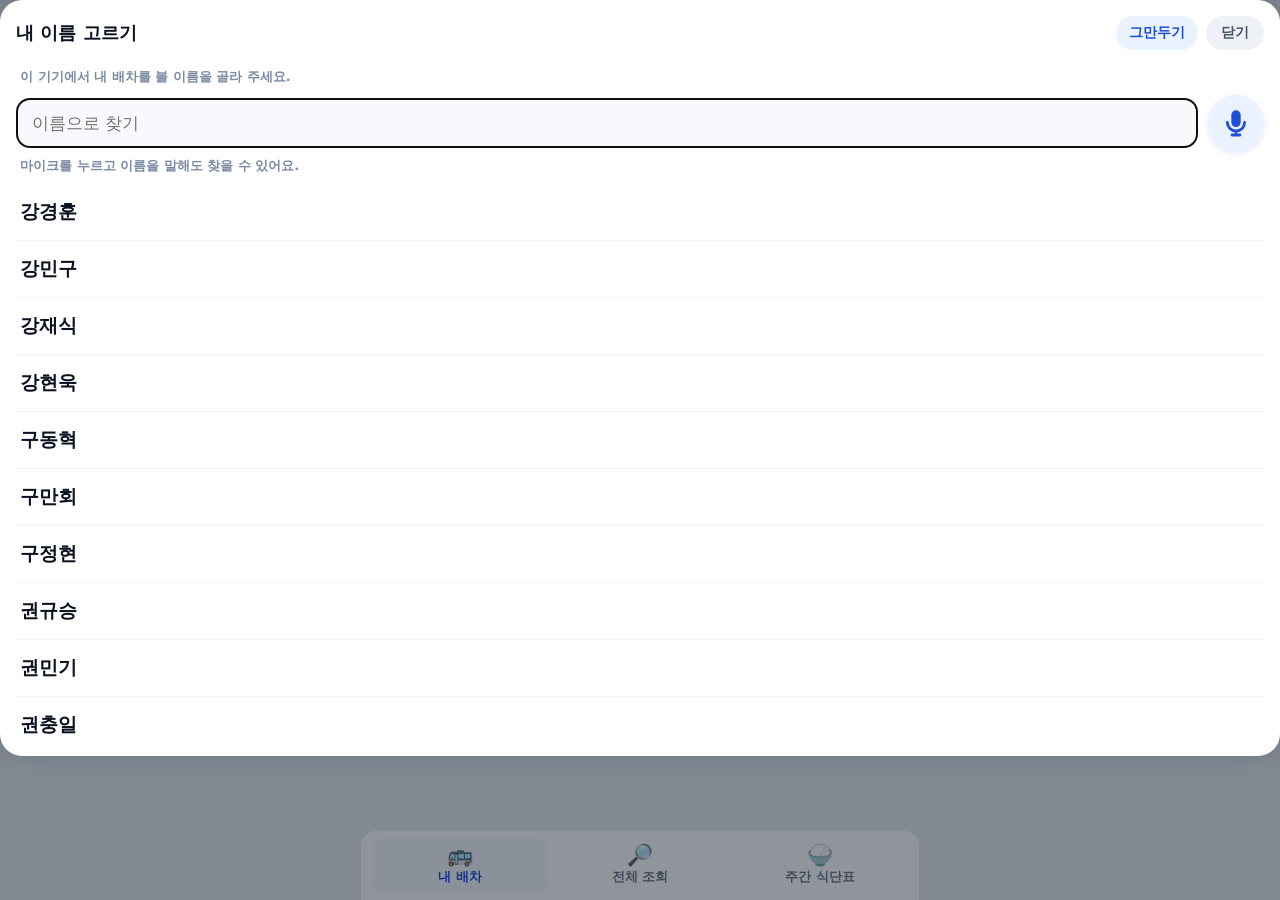
<file: index.html>
<!DOCTYPE html>
<html lang="ko">
<head>
<meta charset="utf-8">
<meta name="viewport" content="width=device-width, initial-scale=1, viewport-fit=cover">
<title>배차시간 및 식단표</title>
<meta name="description" content="대진여객 시내버스 배차 조회">
<meta name="theme-color" content="#1d4ed8">
<meta name="mobile-web-app-capable" content="yes">
<meta name="apple-mobile-web-app-capable" content="yes">
<meta name="apple-mobile-web-app-status-bar-style" content="default">
<meta name="apple-mobile-web-app-title" content="배차시간 및 식단표">
<link rel="manifest" href="manifest.json">
<link rel="icon" href="icons/icon.svg" type="image/svg+xml">
<link rel="apple-touch-icon" href="icons/apple-touch-icon.png">
<link rel="stylesheet" href="app.css?v=91">
</head>
<body>

<header class="topbar">
  <div class="toprow">
    <h1 class="brand"><img class="bus" src="icons/bus.png" alt="" width="28" height="28"><span>배차시간 및 식단표</span></h1>
    <span class="corp">대진여객</span>
  </div>
  <p class="sub" id="topSub"></p>
</header>

<main id="viewMine" class="view">
  <div class="personbar">
    <button id="personBtn" class="personbtn" type="button" aria-haspopup="dialog">
      <span class="ico">👤</span><span id="personName">박병수</span><span class="caret">▾</span>
    </button>
    <span class="personhint">이름을 눌러 다른 기사님 배차도 볼 수 있어요</span>
  </div>
  <div id="mine"></div>
  <p class="footnote" id="mineFoot"></p>
</main>

<main id="viewLookup" class="view" hidden>
  <div class="field">
    <div class="label">날짜</div>
    <div class="chips" id="dateChips"></div>
  </div>
  <div class="field">
    <div class="label">노선</div>
    <div class="chips" id="routeChips"></div>
  </div>
  <div class="segmented" id="shiftSeg" role="tablist" aria-label="오전 오후">
    <button type="button" data-shift="am" role="tab">오전</button>
    <button type="button" data-shift="pm" role="tab">오후</button>
  </div>
  <div class="personnote" id="lookupNote" hidden></div>
  <div class="listhead" id="listHead"></div>
  <div class="rows" id="rows"></div>
  <p class="footnote" id="lookupFoot"></p>
</main>

<main id="viewAll" class="view" hidden>
  <div class="field">
    <input id="allFind" class="search" type="search" inputmode="numeric" placeholder="차량번호로 찾기 (예: 64)" autocomplete="off" enterkeyhint="search">
  </div>
  <div class="field">
    <div class="label">날짜</div>
    <div class="chips" id="allDateChips"></div>
  </div>
  <div class="field">
    <div class="label">노선</div>
    <div class="chips" id="allRouteChips"></div>
  </div>
  <div class="listhead" id="allHead"></div>
  <div class="allrows" id="allRows"></div>
  <p class="footnote" id="allFoot"></p>
</main>

<main id="viewMenu" class="view" hidden>
  <div class="field">
    <div class="label">주</div>
    <div class="chips" id="weekChips"></div>
  </div>
  <div class="listhead" id="menuHead"></div>
  <div id="menuDays"></div>
  <p class="footnote" id="menuFoot"></p>
</main>

<nav class="tabbar">
  <button class="tab active" type="button" data-tab="mine"><span class="ti">🚌</span>내 배차</button>
  <button class="tab" type="button" data-tab="lookup"><span class="ti">🔎</span>전체 조회</button>
  <button class="tab" type="button" data-tab="menu"><span class="ti">🍚</span>주간 식단표</button>
</nav>

<div class="sheetwrap" id="sheetWrap" hidden>
  <div class="sheetbackdrop" data-close="1"></div>
  <div class="sheet" role="dialog" aria-modal="true" aria-label="이름 선택">
    <div class="sheethead">
      <strong id="sheetTitle">이름 선택</strong>
      <span class="sheetacts">
        <button class="sheetme" id="sheetMeBtn" type="button">내 이름 저장하기</button>
        <button class="sheetclose" type="button" data-close="1">닫기</button>
      </span>
    </div>
    <div class="searchnote setupnote" id="sheetNote" hidden></div>
    <div class="searchrow">
      <input id="nameSearch" class="search" type="search" placeholder="이름으로 찾기" autocomplete="off" enterkeyhint="search">
      <button class="micbtn" id="nameMic" type="button" aria-label="음성으로 이름 찾기" title="말해서 찾기">
        <svg viewBox="0 0 24 24" aria-hidden="true"><path d="M12 15a3.5 3.5 0 0 0 3.5-3.5V6a3.5 3.5 0 0 0-7 0v5.5A3.5 3.5 0 0 0 12 15Z"/><path d="M5.5 11.5a6.5 6.5 0 0 0 13 0M12 18v3M9 21h6"/></svg>
      </button>
    </div>
    <div class="searchnote">마이크를 누르고 이름을 말해도 찾을 수 있어요.</div>
    <div class="searchhint" id="nameHint" hidden></div>
    <div class="namelist" id="nameList"></div>
  </div>
</div>

<script src="app.js?v=100"></script>
</body>
</html>
</file>
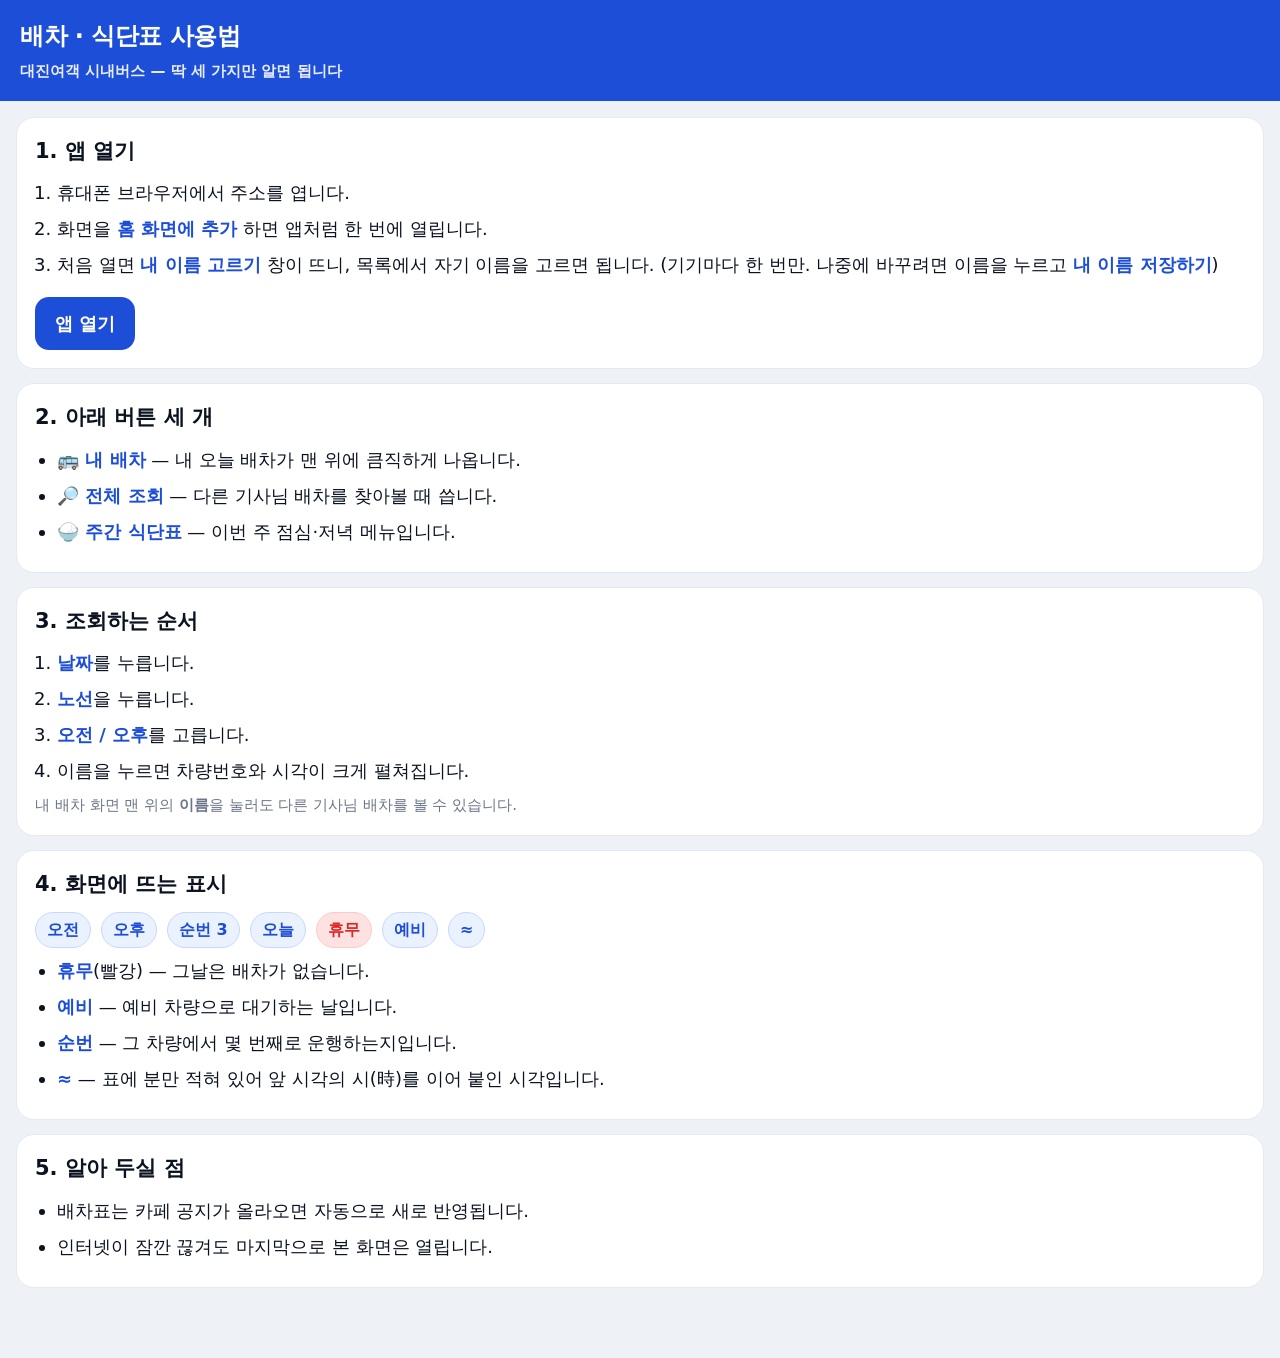
<file: guide.html>
<!DOCTYPE html>
<html lang="ko">
<head>
<meta charset="utf-8">
<meta name="viewport" content="width=device-width, initial-scale=1, viewport-fit=cover">
<title>사용 설명서 — 배차시간 및 식단표</title>
<meta name="theme-color" content="#1d4ed8">
<link rel="icon" href="icons/icon.svg" type="image/svg+xml">
<style>
:root{--bg:#eef1f6;--card:#fff;--line:#e4e9f2;--txt:#0b1220;--muted:#6b7688;--blue:#1d4ed8;--blue-bg:#eaf1ff;--blue-line:#c7d8ff;--red-bg:#fee2e2;--red:#dc2626}
*{box-sizing:border-box}
body{margin:0;background:var(--bg);color:var(--txt);font-family:-apple-system,BlinkMacSystemFont,"Apple SD Gothic Neo","Noto Sans KR","Malgun Gothic",system-ui,sans-serif;font-size:18px;line-height:1.5;padding-bottom:40px;-webkit-text-size-adjust:100%}
header{background:var(--blue);color:#fff;padding:calc(18px + env(safe-area-inset-top)) 20px 18px}
h1{margin:0;font-size:24px;font-weight:800;letter-spacing:-.5px}
header p{margin:6px 0 0;font-size:15px;opacity:.9;font-weight:600}
main{padding:16px}
section{background:var(--card);border:1px solid var(--line);border-radius:18px;padding:18px;margin-bottom:14px}
h2{margin:0 0 12px;font-size:21px;font-weight:800;display:flex;align-items:center;gap:8px}
ol,ul{margin:0;padding-left:22px}
li{margin:9px 0;font-size:18px}
li b{color:var(--blue)}
.badges{display:flex;flex-wrap:wrap;gap:10px;margin-top:4px}
.b{font-size:16px;font-weight:800;padding:5px 11px;border-radius:999px;background:var(--blue-bg);color:var(--blue);border:1px solid var(--blue-line);white-space:nowrap}
.b.off{background:var(--red-bg);color:var(--red);border-color:#fecaca}
.note{color:var(--muted);font-size:15px;margin:10px 0 0}
.dl{display:inline-block;background:var(--blue);color:#fff;text-decoration:none;font-weight:800;font-size:18px;padding:13px 20px;border-radius:14px;margin-top:10px}
</style>
</head>
<body>
<header>
  <h1>배차 · 식단표 사용법</h1>
  <p>대진여객 시내버스 — 딱 세 가지만 알면 됩니다</p>
</header>

<main>

<section>
  <h2>1. 앱 열기</h2>
  <ol>
    <li>휴대폰 브라우저에서 주소를 엽니다.</li>
    <li>화면을 <b>홈 화면에 추가</b> 하면 앱처럼 한 번에 열립니다.</li>
    <li>처음 열면 <b>내 이름 고르기</b> 창이 뜨니, 목록에서 자기 이름을 고르면 됩니다.
      (기기마다 한 번만. 나중에 바꾸려면 이름을 누르고 <b>내 이름 저장하기</b>)</li>
  </ol>
  <a class="dl" href="./">앱 열기</a>
</section>

<section>
  <h2>2. 아래 버튼 세 개</h2>
  <ul>
    <li><b>🚌 내 배차</b> — 내 오늘 배차가 맨 위에 큼직하게 나옵니다.</li>
    <li><b>🔎 전체 조회</b> — 다른 기사님 배차를 찾아볼 때 씁니다.</li>
    <li><b>🍚 주간 식단표</b> — 이번 주 점심·저녁 메뉴입니다.</li>
  </ul>
</section>

<section>
  <h2>3. 조회하는 순서</h2>
  <ol>
    <li><b>날짜</b>를 누릅니다.</li>
    <li><b>노선</b>을 누릅니다.</li>
    <li><b>오전 / 오후</b>를 고릅니다.</li>
    <li>이름을 누르면 차량번호와 시각이 크게 펼쳐집니다.</li>
  </ol>
  <p class="note">내 배차 화면 맨 위의 <b>이름</b>을 눌러도 다른 기사님 배차를 볼 수 있습니다.</p>
</section>

<section>
  <h2>4. 화면에 뜨는 표시</h2>
  <div class="badges">
    <span class="b">오전</span>
    <span class="b">오후</span>
    <span class="b">순번 3</span>
    <span class="b">오늘</span>
    <span class="b off">휴무</span>
    <span class="b">예비</span>
    <span class="b">≈</span>
  </div>
  <ul>
    <li><b>휴무</b>(빨강) — 그날은 배차가 없습니다.</li>
    <li><b>예비</b> — 예비 차량으로 대기하는 날입니다.</li>
    <li><b>순번</b> — 그 차량에서 몇 번째로 운행하는지입니다.</li>
    <li><b>≈</b> — 표에 분만 적혀 있어 앞 시각의 시(時)를 이어 붙인 시각입니다.</li>
  </ul>
</section>

<section>
  <h2>5. 알아 두실 점</h2>
  <ul>
    <li>배차표는 카페 공지가 올라오면 자동으로 새로 반영됩니다.</li>
    <li>인터넷이 잠깐 끊겨도 마지막으로 본 화면은 열립니다.</li>
  </ul>
</section>

</main>
</body>
</html>
</file>
<file: app.css>
:root{
  --bg:#eef1f6;
  --card:#ffffff;
  --line:#e4e9f2;
  --txt:#0b1220;
  --muted:#6b7688;
  --blue:#1d4ed8;
  --blue-d:#1a3fb0;
  --blue-bg:#eaf1ff;
  --blue-line:#c7d8ff;
  --r:18px;
}
*{box-sizing:border-box;-webkit-tap-highlight-color:transparent}
html,body{margin:0;padding:0}
body{
  background:var(--bg);
  color:var(--txt);
  font-family:-apple-system,BlinkMacSystemFont,"Apple SD Gothic Neo","Noto Sans KR","Malgun Gothic",system-ui,sans-serif;
  font-size:17px;
  line-height:1.45;
  padding-bottom:calc(84px + env(safe-area-inset-bottom));
  -webkit-text-size-adjust:100%;
}
button{font-family:inherit;cursor:pointer}
[hidden]{display:none !important}

/* ===== 상단 ===== */
.topbar{
  position:sticky;top:0;z-index:20;
  background:rgba(238,241,246,.98);
  padding:calc(12px + env(safe-area-inset-top)) 18px 10px;
  border-bottom:1px solid var(--line);
  backdrop-filter:saturate(180%) blur(8px);
}
.brand{margin:0;font-size:23px;font-weight:800;letter-spacing:-.8px;display:flex;align-items:center;gap:7px;white-space:nowrap}
.brand .bus{width:28px;height:28px;object-fit:contain;display:block;flex:0 0 auto}
.sub{margin:5px 0 0;color:var(--muted);font-size:15px;font-weight:700}

/* ===== 공통 ===== */
.view{padding:14px 16px 26px}
.loading{padding:48px 0;text-align:center;color:var(--muted);font-weight:700}
.footnote{margin:16px 2px 0;color:#8791a3;font-size:13.5px;line-height:1.6}
.footnote b{color:#6b7688}
.emptybox{background:#f7f9fc;border:1px dashed var(--line);border-radius:16px;padding:30px 16px;text-align:center;color:var(--muted);font-weight:700}
.hint{color:#8791a3;font-weight:700;font-size:14px}

/* ===== 내 배차 ===== */
.personbar{display:flex;align-items:center;gap:10px;flex-wrap:wrap;margin:2px 0 6px}
.personbtn{
  display:inline-flex;align-items:center;gap:8px;
  background:var(--card);border:1px solid var(--line);border-radius:999px;
  padding:10px 16px;font-size:19px;font-weight:800;color:var(--txt);
  box-shadow:0 1px 2px rgba(16,24,40,.05);
}
.personbtn .caret{color:var(--muted);font-size:15px}
.personhint{color:#8791a3;font-size:13px;font-weight:600}
.grouphead{display:flex;align-items:baseline;justify-content:space-between;gap:8px;margin:22px 2px 9px;font-size:19px;font-weight:800;letter-spacing:-.3px}
.grouphead .grange{color:var(--muted);font-size:13.5px;font-weight:700;white-space:nowrap}

.card{
  background:var(--card);border:1px solid var(--line);border-radius:var(--r);
  padding:15px 16px 14px;margin:0 0 10px;
  box-shadow:0 1px 2px rgba(16,24,40,.04);
}
.card.today{
  background:linear-gradient(180deg,#eaf3ff 0%,#dbe9ff 100%);
  border-color:#9fbdf2;
  border-left:7px solid var(--blue);
  padding:17px 16px 16px 12px;
  box-shadow:0 4px 16px rgba(29,78,216,.20),0 0 0 2px rgba(29,78,216,.08);
}
.card.today .cdate{font-size:22px;color:#0b2f7a}
.card.today .cmeta{color:#1a3f7d;font-size:15.5px}
.pill-today{background:var(--blue);color:#fff}
.card.today .pill-today{font-size:13.5px;padding:4px 12px;box-shadow:0 1px 4px rgba(29,78,216,.35)}
.pill-seq{background:#e8eefb;color:#1d4ed8;border:1px solid #cfdcf5}
.card.empty{background:#f7f9fc;border-style:dashed;box-shadow:none}
.card.offcard{background:#fff5f5;border:1.5px solid #fecaca;border-left:5px solid #dc2626}
.card.offcard .cnote{color:#991b1b;font-weight:700}
.ctop{display:flex;align-items:center;gap:8px;flex-wrap:wrap}
.cspacer{flex:1 1 auto}
.cdate{font-size:19px;font-weight:800;letter-spacing:-.3px}
.cmeta{margin-top:7px;color:#46536a;font-size:15px;font-weight:800}
.cnote{margin-top:7px;color:#7b8699;font-size:14px;font-weight:600}
.ctrips{
  margin-top:9px;display:flex;flex-wrap:nowrap;overflow-x:auto;gap:5px 6px;padding-bottom:2px;scrollbar-width:none;
  font-size:20px;font-weight:800;font-variant-numeric:tabular-nums;letter-spacing:-.2px;
}
.card.today .ctrips{font-size:23px;color:#0f1f38;font-weight:900;flex-wrap:nowrap;overflow-x:auto;gap:5px 6px;padding-bottom:2px;scrollbar-width:none}
.card.today .ctrips::-webkit-scrollbar{display:none}
.card.today .ctrips .tr{flex:0 0 auto}
.card.today .ctrips .tr b{background:#1d4ed8;color:#fff;border-color:#1d4ed8;font-weight:900}
.citem+.citem{margin-top:12px;padding-top:12px;border-top:1px dashed #d8e2f5}
/* 오전 교대 날은 카드 전체를 연한 연두색 계열로 (오후는 기본 파란 카드 그대로) */
.card.am{background:#f3fbe8;border-color:#d3eab6;border-left:5px solid #86c33a;padding-left:12px}
.card.today.am{background:linear-gradient(180deg,#f3fce8 0%,#e4f6cf 100%);border-color:#b9e08c;border-left:7px solid #7cb62f;box-shadow:0 4px 16px rgba(101,163,13,.20),0 0 0 2px rgba(101,163,13,.08)}
.citem.tap{cursor:pointer;-webkit-tap-highlight-color:transparent}
.cbig{display:none;margin-top:9px;grid-template-columns:1fr 1fr;gap:8px}
.citem.open .ctrips{display:none}
.citem.open .cbig{display:grid}
.tr b{font-weight:900;color:#1d4ed8;background:#dfe8fd;border:1px solid #c2d3f8;border-radius:7px;padding:1px 4px;font-size:.56em;margin-right:4px;letter-spacing:-.2px;white-space:nowrap}
.ctrips::-webkit-scrollbar{display:none}
.ctrips .tr{flex:0 0 auto}
.approx{color:#9aa6b8;font-size:.78em;margin-left:2px;font-weight:700}

.pill{display:inline-block;border-radius:999px;padding:3px 11px;font-size:13px;font-weight:800;background:#eaeef5;color:#5b6577;white-space:nowrap}
.pill-am{background:#dbeafe;color:#1d4ed8}
.pill-pm{background:#ffedd5;color:#c2410c}
.card.today .pill-am{background:#1d4ed8;color:#fff}
.card.today .pill-pm{background:#ea580c;color:#fff}
.pill-off{background:#dc2626;color:#fff;font-size:14.5px;padding:4px 13px;font-weight:900;box-shadow:0 2px 6px rgba(220,38,38,.28);letter-spacing:.3px}

/* ===== 조회 ===== */
.field{margin:0 0 15px}
.label{font-size:13.5px;font-weight:800;color:var(--muted);margin:0 2px 8px;letter-spacing:.2px}
.chips{display:flex;flex-wrap:wrap;gap:8px;padding:2px 2px 6px}
.chips::-webkit-scrollbar{display:none}
.chip{
  flex:0 0 auto;border:1px solid var(--line);background:var(--card);border-radius:14px;
  padding:10px 14px;font-size:16px;font-weight:800;color:var(--txt);white-space:nowrap;
  font-variant-numeric:tabular-nums;
}
.chip .w{font-size:12.5px;font-weight:800;color:var(--muted);margin-left:5px}
.chip.on{background:var(--blue);border-color:var(--blue);color:#fff;box-shadow:0 2px 8px rgba(29,78,216,.25)}
.chip.on .w{color:#cfddff}
.chip.off{background:#f4f6fa;color:#b6bfcd;border-style:dashed}
.chip.off .w{color:#c2cad6}
.segmented{display:flex;background:#dbe2ee;border-radius:14px;padding:4px;margin:0 0 15px}
.segmented button{
  flex:1;border:0;background:transparent;border-radius:11px;padding:12px 0;
  font-size:17px;font-weight:800;color:#4d5a72;
}
.segmented button.on{background:#fff;color:var(--blue);box-shadow:0 1px 4px rgba(16,24,40,.14)}
.listhead{display:flex;justify-content:space-between;align-items:baseline;gap:10px;margin:4px 2px 9px;font-size:16px;font-weight:800}
.listhead .cnt{color:var(--muted);font-size:13.5px;font-weight:700;white-space:nowrap}

.rows{display:flex;flex-direction:column;gap:8px}
.row{
  background:var(--card);border:1px solid var(--line);border-radius:16px;
  padding:12px 14px;width:100%;text-align:left;outline:none;
  box-shadow:0 1px 2px rgba(16,24,40,.04);
}
.row:focus-visible{box-shadow:0 0 0 3px rgba(29,78,216,.25)}
/* 내 배차 줄만 '내 배차' 카드처럼 강조 */
.row.mine{
  background:linear-gradient(180deg,#eaf3ff 0%,#dbe9ff 100%);
  border-color:#9fbdf2;border-left:7px solid var(--blue);padding-left:12px;
  box-shadow:0 4px 16px rgba(29,78,216,.20),0 0 0 2px rgba(29,78,216,.08);
}
.row.mine .rowname{font-size:22px;color:#0b2f7a}
.row.mine .rowveh{color:#1a3f7d}
.row.mine .rtrips{font-size:22px;color:#0f1f38}
.row.mine .rtrips .tr b{background:#1d4ed8;color:#fff;border-color:#1d4ed8}
/* 오전 교대인 날은 내 배차 줄도 연한 연두색 계열로 */
.row.mine.am{
  background:linear-gradient(180deg,#f3fce8 0%,#e4f6cf 100%);
  border-color:#b9e08c;border-left:7px solid #7cb62f;
  box-shadow:0 4px 16px rgba(101,163,13,.20),0 0 0 2px rgba(101,163,13,.08);
}
.row.mine.am .rowname{color:#2f5714}
.row.mine.am .rowveh{color:#41691f}
.row.mine.am .rtrips{color:#132e06}
.row.mine.am .rtrips .tr b{background:#65a30d;color:#fff;border-color:#65a30d}
.row.mine.am .badge{background:#65a30d}
.rowline{display:flex;align-items:center;gap:9px;flex-wrap:wrap}
.rowname{font-size:20px;font-weight:800;letter-spacing:-.3px}
.rowname.muted{color:#98a2b3;font-size:17px;font-weight:700}
.rowveh{color:var(--muted);font-size:14px;font-weight:700}
.rowveh.warn{color:#b45309}
.badge{background:var(--blue);color:#fff;border-radius:999px;padding:2px 9px;font-size:12px;font-weight:800}
.qmark{color:#c2410c;font-weight:900}
.rtrips{
  margin-top:7px;display:flex;flex-wrap:wrap;gap:4px 13px;
  font-size:20px;font-weight:800;font-variant-numeric:tabular-nums;letter-spacing:-.2px;
}
.rbig{display:none;margin-top:11px;grid-template-columns:1fr 1fr;gap:8px}
.row.open .rtrips{display:none}
.row.open .rbig{display:grid}
.cell{
  background:#fff;border:1px solid var(--line);border-radius:13px;padding:8px 11px;
  display:flex;align-items:baseline;gap:7px;flex-wrap:wrap;
}
.cell em{font-style:normal;font-size:13.5px;font-weight:900;color:#1d4ed8;background:#dfe8fd;border:1px solid #c2d3f8;border-radius:7px;padding:1px 6px}
.cell strong{font-size:25px;font-weight:800;letter-spacing:-.6px;font-variant-numeric:tabular-nums}
.rowunsure{display:none;margin-top:9px;color:#b45309;font-size:13.5px;font-weight:700}
.row.open .rowunsure{display:block}

/* ===== 전체시간표 ===== */
.allrows{display:flex;flex-direction:column}
.allhour{
  position:sticky;top:0;z-index:1;margin:14px 0 6px;padding:4px 2px 4px;
  font-size:13px;font-weight:800;color:var(--muted);letter-spacing:.3px;
}
.allrows>.allhour:first-child{margin-top:2px}
.arow{
  display:grid;grid-template-columns:74px 66px 1fr auto;align-items:baseline;gap:8px;
  background:var(--card);border:1px solid var(--line);border-radius:12px;
  padding:9px 11px;margin:0 0 6px;font-variant-numeric:tabular-nums;
}
.arow .atime{font-size:20px;font-weight:800;letter-spacing:-.4px}
.arow .aveh{display:flex;flex-direction:column;align-items:flex-start;gap:3px}
.arow .aveh .vnum{font-size:14px;font-weight:700;color:var(--muted)}
.arow .aroute{font-size:12px;font-weight:800;color:#48536a;background:#eaeef5;border-radius:7px;padding:1px 6px;line-height:1.35}
.arow .aname{font-size:16.5px;font-weight:800;letter-spacing:-.2px;overflow:hidden;text-overflow:ellipsis;white-space:nowrap}
.arow .aname .muted{color:#b6bfcd}
.arow .ano{font-size:12.5px;font-weight:900;color:#1d4ed8;background:#dfe8fd;border:1px solid #c2d3f8;border-radius:7px;padding:1px 6px;white-space:nowrap}
.arow .ano i{font-style:normal;margin-left:4px;color:#98a2b3}
.arow.mine{background:#f2f7ff;border-color:var(--blue-line);box-shadow:inset 4px 0 0 var(--blue);padding-left:7px}
.arow.mine .atime,.arow.mine .aname{color:var(--blue)}

/* ===== 탭바 ===== */
.tabbar{
  position:fixed;left:0;right:0;bottom:0;z-index:30;display:flex;gap:6px;
  background:rgba(255,255,255,.97);border-top:1px solid var(--line);
  padding:7px 12px calc(7px + env(safe-area-inset-bottom));
  backdrop-filter:saturate(180%) blur(10px);
}
.tab{
  flex:1;border:0;background:transparent;color:var(--muted);
  font-size:12.5px;font-weight:800;padding:7px 0;display:flex;flex-direction:column;align-items:center;gap:3px;border-radius:12px;white-space:nowrap;
}
.tab .ti{font-size:21px;line-height:1}
.tab.active{color:var(--blue);background:#f2f7ff}

/* ===== 이름 시트 ===== */
.sheetwrap{position:fixed;inset:0;z-index:50;display:flex;align-items:flex-start;justify-content:center}
.sheetbackdrop{position:absolute;inset:0;background:rgba(12,20,35,.45)}
.sheet{
  position:relative;width:100%;max-height:84vh;margin:0 10px;
  margin-top:calc(8px + env(safe-area-inset-top));
  background:#fff;border-radius:22px;
  padding:16px 16px calc(16px + env(safe-area-inset-bottom));
  display:flex;flex-direction:column;box-shadow:0 -8px 30px rgba(12,20,35,.25);
}
.sheethead{display:flex;justify-content:space-between;align-items:center;margin-bottom:12px;font-size:18px;font-weight:800}
.sheetclose{border:0;background:#eef1f6;color:#4a5568;border-radius:999px;padding:8px 15px;font-size:14px;font-weight:800}
.sheetacts{display:flex;align-items:center;gap:8px}
.sheetme{border:0;background:#eaf1ff;color:#1d4ed8;border-radius:999px;padding:8px 13px;font-size:14px;font-weight:800}
.setupnote{padding:2px 4px 10px;color:#1d4ed8}
.search{
  border:1px solid var(--line);background:#f7f9fc;border-radius:13px;
  padding:13px 15px;font-size:17px;width:100%;margin-bottom:6px;font-family:inherit;color:var(--txt);
}
.namelist{overflow-y:auto;-webkit-overflow-scrolling:touch;overscroll-behavior:contain}
.searchrow{display:flex;align-items:center;gap:10px}
.searchrow .search{flex:1;min-width:0;margin-bottom:0;padding:14px 15px}
.micbtn{
  width:56px;height:56px;border:0;border-radius:50%;background:#eaf1ff;color:var(--blue);
  display:flex;align-items:center;justify-content:center;flex:0 0 auto;cursor:pointer;
  box-shadow:0 2px 6px rgba(29,78,216,.14);
}
.micbtn svg{width:32px;height:32px;fill:none;stroke:currentColor;stroke-width:2.1;stroke-linecap:round;stroke-linejoin:round}
.micbtn svg path:first-child{fill:currentColor;stroke:none}
.micbtn.on{background:#2563eb;color:#fff;transform:scale(1.16);animation:micpulse 1.1s ease-in-out infinite}
@keyframes micpulse{0%,100%{box-shadow:0 0 0 0 rgba(29,78,216,.35)}50%{box-shadow:0 0 0 9px rgba(29,78,216,0)}}
.searchhint{font-size:14px;font-weight:700;color:#5b6b85;padding:2px 4px 6px}
.searchnote{font-size:13px;font-weight:600;color:#7b8aa3;padding:6px 4px 8px}
.nameitem{
  display:flex;width:100%;justify-content:space-between;align-items:center;gap:10px;
  border:0;background:#fff;border-bottom:1px solid #f0f3f8;padding:15px 4px;
  font-size:19px;font-weight:800;color:var(--txt);text-align:left;
}
.nameitem .ck{font-size:13px;font-weight:800;color:var(--blue);background:#eaf1ff;border-radius:999px;padding:3px 10px}
.nameitem.cur{color:var(--blue)}

/* ===== 넓은 화면(태블릿·PC)에서는 폰 화면 너비로 가운데 ===== */
@media (min-width:600px){
  body{background:#e4e9f1}
  .topbar{padding-left:max(18px, calc(50% - 262px));padding-right:max(18px, calc(50% - 262px))}
  .view{max-width:560px;margin:0 auto}
  .tabbar{left:50%;transform:translateX(-50%);width:560px;border-left:1px solid var(--line);border-right:1px solid var(--line);border-radius:16px 16px 0 0}
  .sheet{margin:0 auto}
}

/* ===== 전체시간표 날짜 달력 ===== */
.cal{background:#fff;border:1px solid var(--line);border-radius:16px;padding:10px 10px 8px;box-shadow:0 1px 3px rgba(20,35,60,.05);touch-action:pan-y}
.calhead{display:flex;align-items:center;justify-content:space-between;gap:8px;padding:2px 4px 8px}
.calmonth{font-size:16px;font-weight:900;color:#1c2b45;letter-spacing:-.3px}
.calnav{border:0;background:#eef2f9;color:#41506a;border-radius:9px;width:32px;height:30px;font-size:13px;font-weight:900}
.calgrid{display:grid;grid-template-columns:repeat(7,1fr);gap:3px}
.calwd{text-align:center;font-size:11.5px;font-weight:800;color:#8791a3;padding:2px 0 4px}
.calwd.sun{color:#d05a5a}
.calwd.sat{color:#4a7cd0}
.calpad{height:38px}
.cald{position:relative;border:0;background:#f6f8fc;border-radius:10px;height:38px;padding:0;color:#43506a;font-size:14.5px;font-weight:800;font-variant-numeric:tabular-nums}
.cald .dn{position:relative;z-index:1}
.cald.has{background:#dfe9fd;color:#1444a8;font-weight:900;box-shadow:inset 0 0 0 1px #b9cdf5}
.cald.has::after{content:'';position:absolute;left:50%;bottom:5px;transform:translateX(-50%);width:4.5px;height:4.5px;border-radius:50%;background:#1d4ed8;opacity:.85}
.cald.today{box-shadow:inset 0 0 0 1.5px #9db8ee}
.cald.on{background:#1d4ed8;color:#fff;box-shadow:0 2px 8px rgba(29,78,216,.28)}
.cald.on::after{display:none}
.calfoot{margin-top:7px;color:#8791a3;font-size:11.5px;font-weight:700;text-align:center}

/* ---------------- 식단표 ---------------- */
#menuDays{display:flex;flex-direction:column;gap:10px}
.mcard{background:#fff;border:1px solid var(--line);border-radius:16px;padding:13px 14px}
.mcard.today{border-color:#f0b429;background:#fffdf5}
.mcard.tap{cursor:pointer;-webkit-tap-highlight-color:transparent}
.mcard.open{border-color:#c2d3f8;background:#f7faff}
.mcard.today.open{background:#fff8e8}
.mtop{display:flex;align-items:center;gap:8px;margin-bottom:8px}
.mdate{font-size:16px;font-weight:800}
.mline{display:flex;gap:9px;padding:4px 0;font-size:14.5px;line-height:1.45;border-top:1px dashed #eef1f6}
.mline:first-of-type{border-top:0}
.mline b{flex:0 0 34px;color:#1d4ed8;font-weight:800}
.mline span{flex:1;color:#333c4d;word-break:keep-all}
.mline .muted{color:#98a2b3;font-weight:700}
.mcard.open .mdate{font-size:19px}
.mcard.open .mline{font-size:19px;line-height:1.55;padding:7px 0}
.mcard.open .mline b{flex-basis:42px;font-size:16px}

/* 전체 시간표로 가는 링크 버튼 */
.linkbtn{display:block;width:100%;margin:16px 0 4px;padding:13px 14px;border:1px solid var(--line);background:#fff;border-radius:14px;font:inherit;font-size:15px;font-weight:800;color:#1d4ed8}
.linkbtn.back{margin:0 0 12px;color:#5b6577}

/* 상단 우측 회사명 */
.toprow{display:flex;align-items:center;justify-content:space-between;gap:10px}
.corp{font-size:14px;font-weight:800;color:#1d4ed8;white-space:nowrap;letter-spacing:-.3px}

/* ===== 전체 조회: 그 사람 상태 안내 ===== */
.personnote{
  margin:10px 0 4px;padding:12px 14px;border-radius:14px;
  background:#fff7e6;border:1px solid #f5d79a;color:#8a5a00;
  font-weight:800;font-size:15px;line-height:1.5;
}
.personnote.off{background:#eef4ff;border-color:#c8d9f7;color:#2a4d86}
.personnote small{display:block;margin-top:3px;font-weight:700;font-size:13px;color:#8e7a4e}
.personnote.off small{color:#5c74a0}
</file>
